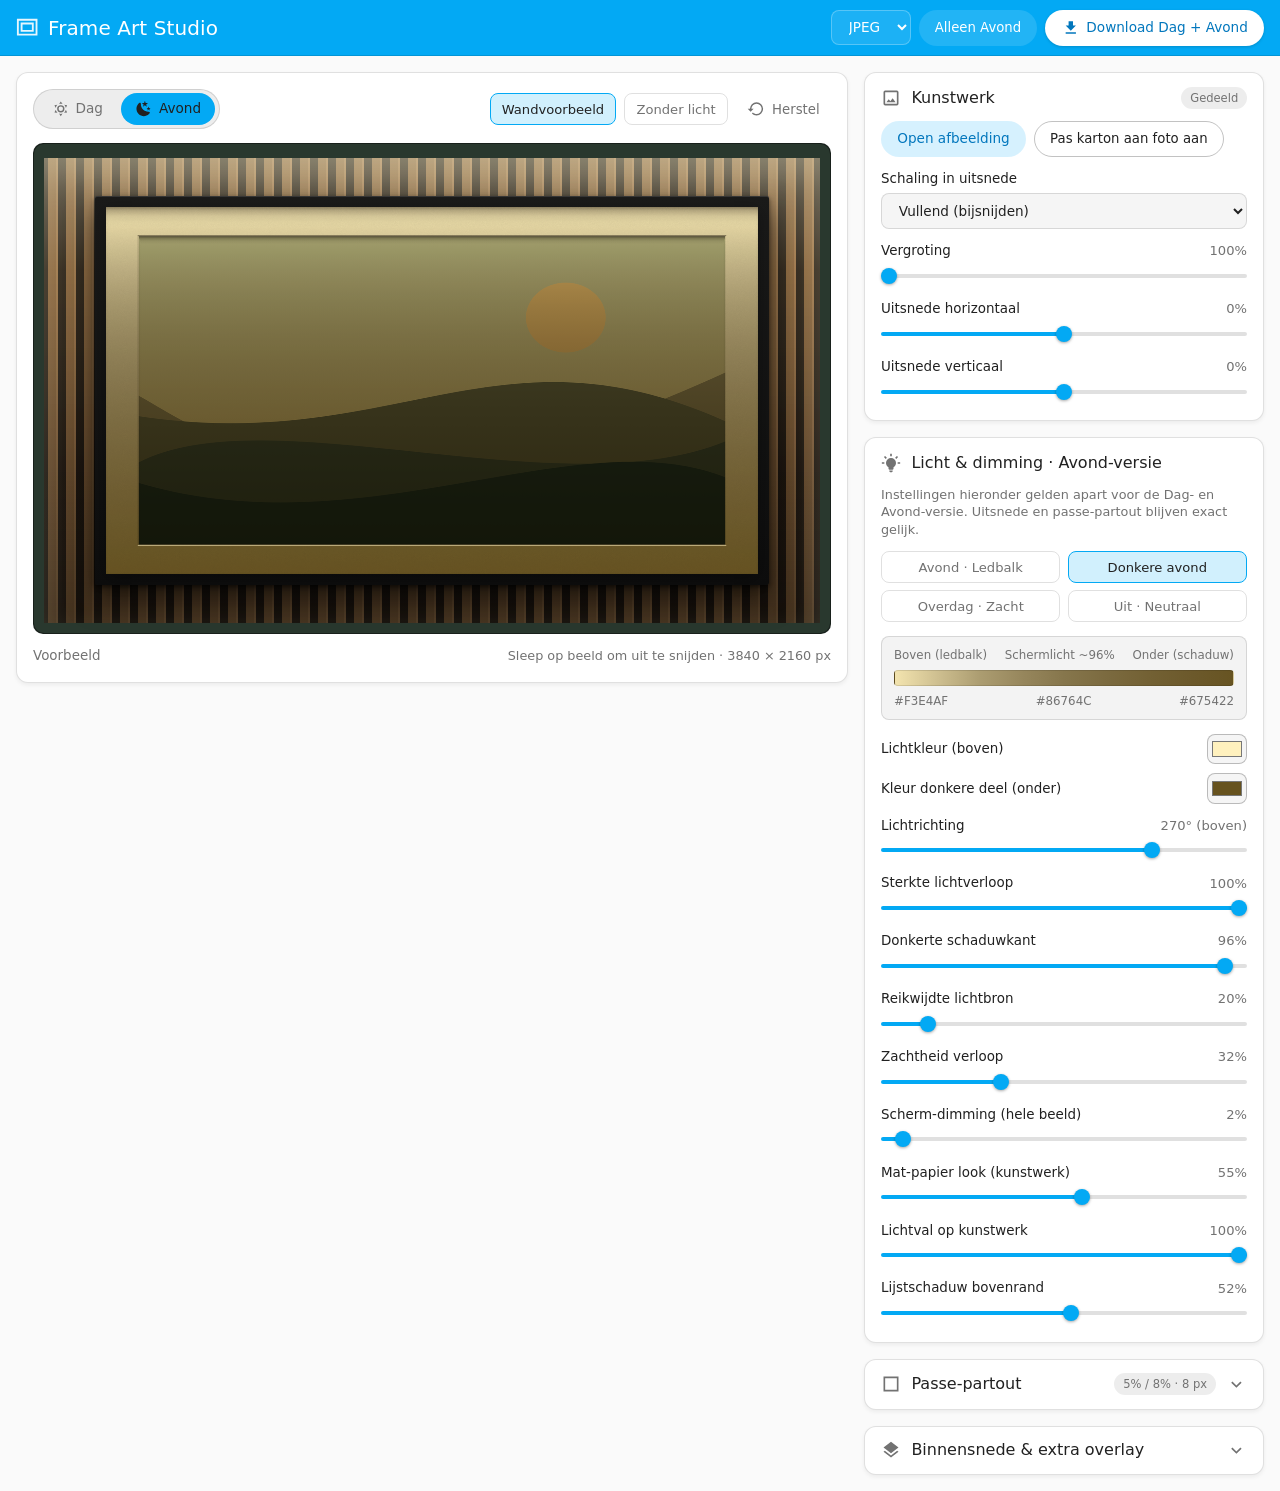
<file: index.html>
<!doctype html>
<html lang="nl">
<head>
  <meta charset="utf-8">
  <meta name="viewport" content="width=device-width, initial-scale=1">
  <meta name="color-scheme" content="light dark">
  <title>Frame Art Studio</title>
  <script>
    (function () {
      var params = new URLSearchParams(location.search);
      var t = params.get('theme');
      if (t === 'dark' || t === 'light') {
        document.documentElement.dataset.haTheme = t;
        document.documentElement.style.colorScheme = t;
      }
      if (params.has('ha') || location.pathname.startsWith('/frame_art_studio_static')) {
        document.documentElement.classList.add('is-ha-mode');
      }
      if (params.get('narrow') === '1') {
        document.documentElement.dataset.haNarrow = 'true';
      }
    })();
  </script>
  <link rel="stylesheet" href="style.css?v=1.1.0">
  <script src="app.js?v=1.1.0" defer></script>
</head>
<body>
  <header class="ha-toolbar">
    <div class="toolbar-start">
      <button id="haMenuBtn" type="button" class="ha-icon-btn" aria-label="Open Home Assistant menu" hidden>
        <svg viewBox="0 0 24 24" aria-hidden="true"><path d="M3,6H21V8H3V6M3,11H21V13H3V11M3,16H21V18H3V16Z"/></svg>
      </button>
      <div class="brand">
        <svg class="brand-icon" viewBox="0 0 24 24" aria-hidden="true"><path d="M1,3H23V21H1V3M3,5V19H21V5H3M5,7H19V17H5V7M7,9V15H17V9H7Z"/></svg>
        <h1>Frame Art Studio</h1>
      </div>
    </div>

    <div class="export toolbar-actions">
      <label class="sr-only" for="format">Bestandstype</label>
      <select id="format" aria-label="Bestandstype voor export" title="Bestandstype">
        <option value="JPEG">JPEG</option>
        <option value="PNG">PNG</option>
      </select>
      <button id="saveSingle" type="button" class="ha-btn ha-btn-tonal quiet">Alleen Avond</button>
      <button id="save" type="button" class="ha-btn ha-btn-primary" aria-label="Download Dag + Avond (4K)" title="Download Dag + Avond (4K)">
        <svg class="btn-icon" viewBox="0 0 24 24" aria-hidden="true"><path d="M5,20H19V18H5M19,9H15V3H9V9H5L12,16L19,9Z"/></svg>
        <span>Download Dag + Avond</span>
      </button>
    </div>
  </header>

  <main>
    <div class="workspace">
      <section class="ha-card preview-card" aria-label="Voorvertoning">
        <div class="workspace-bar">
          <div class="profile-switch" role="group" aria-label="Bewerk lichtversie">
            <button type="button" class="profile-btn" data-profile="day" aria-pressed="false">
              <svg class="btn-icon" viewBox="0 0 24 24" aria-hidden="true"><path d="M12,7A5,5 0 0,1 17,12A5,5 0 0,1 12,17A5,5 0 0,1 7,12A5,5 0 0,1 12,7M12,9A3,3 0 0,0 9,12A3,3 0 0,0 12,15A3,3 0 0,0 15,12A3,3 0 0,0 12,9M12,2L14.39,5.42C13.65,5.15 12.84,5 12,5C11.16,5 10.35,5.15 9.61,5.42L12,2M3.34,7L7.5,6.65C6.9,7.16 6.36,7.78 5.94,8.5C5.5,9.24 5.25,10 5.11,10.79L3.34,7M3.36,17L5.12,13.23C5.26,14 5.53,14.78 5.95,15.5C6.37,16.24 6.91,16.86 7.5,17.37L3.36,17M20.65,7L18.88,10.77C18.74,10 18.47,9.23 18.05,8.5C17.63,7.78 17.1,7.15 16.5,6.64L20.65,7M20.64,17L16.5,17.36C17.09,16.85 17.62,16.22 18.04,15.5C18.46,14.77 18.73,14 18.87,13.21L20.64,17M12,22L9.59,18.56C10.33,18.83 11.14,19 12,19C12.82,19 13.63,18.83 14.37,18.56L12,22Z"/></svg>
              <span>Dag</span>
            </button>
            <button type="button" class="profile-btn" data-profile="evening" aria-pressed="true">
              <svg class="btn-icon" viewBox="0 0 24 24" aria-hidden="true"><path d="M17.75,4.09L15.22,6.03L16.13,9.09L13.5,7.28L10.87,9.09L11.78,6.03L9.25,4.09L12.44,4L13.5,1L14.56,4L17.75,4.09M21.25,11L19.61,12.25L20.2,14.23L18.5,13.06L16.8,14.23L17.39,12.25L15.75,11L17.81,10.95L18.5,9L19.19,10.95L21.25,11M18.97,15.95C19.8,15.87 20.69,17.05 20.16,17.8C19.84,18.25 19.5,18.67 19.08,19.07C15.17,23 8.84,23 4.94,19.07C1.03,15.17 1.03,8.83 4.94,4.93C5.34,4.53 5.76,4.17 6.21,3.85C6.96,3.32 8.14,4.21 8.06,5.04C7.79,7.9 8.75,10.87 10.95,13.06C13.14,15.26 16.1,16.22 18.97,15.95Z"/></svg>
              <span>Avond</span>
            </button>
          </div>

          <div class="workspace-toggles">
            <button type="button" id="wallPreview" class="ha-chip toggle" aria-pressed="true">Wandvoorbeeld</button>
            <button type="button" id="compareOriginal" class="ha-chip toggle" aria-pressed="false">Zonder licht</button>
            <button type="button" id="resetAll" class="ha-btn ha-btn-text quiet" title="Herstel standaardinstellingen">
              <svg class="btn-icon" viewBox="0 0 24 24" aria-hidden="true"><path d="M13,3A9,9 0 0,0 4,12H1L4.89,15.89L4.96,16.03L9,12H6A7,7 0 0,1 13,5A7,7 0 0,1 20,12A7,7 0 0,1 13,19C11.07,19 9.32,18.21 8.06,16.94L6.64,18.36C8.27,20 10.5,21 13,21A9,9 0 0,0 22,12A9,9 0 0,0 13,3Z"/></svg>
              <span>Herstel</span>
            </button>
          </div>
        </div>

        <div class="stage" id="stage" data-wall="true" data-scene="evening">
          <div class="wall-alcove">
            <div class="tv-bezel">
              <canvas id="preview" width="1920" height="1080" aria-label="Voorvertoning van het kunstwerk met passe-partout en lichtsimulatie"></canvas>
            </div>
          </div>
          <div class="drop-hint" id="dropHint" aria-hidden="true">Laat los om afbeelding te openen</div>
        </div>

        <div class="caption">
          <span id="artName">Voorbeeld</span>
          <span class="caption-meta">Sleep op beeld om uit te snijden · 3840 × 2160 px</span>
        </div>
        <p id="localLibrary" hidden>Open de <a href="http://127.0.0.1:8765/">lokale editor</a> om de projectbestanden direct te kiezen.</p>
        <p id="status" class="ha-status" role="status"></p>
      </section>
    </div>

    <aside aria-label="Instellingen">
      <section id="tvControls" class="ha-card tv-card-panel" hidden>
        <div class="ha-card-header">
          <svg class="card-icon" viewBox="0 0 24 24" aria-hidden="true"><path d="M21,17H3V5H21M21,3H3A2,2 0 0,0 1,5V17A2,2 0 0,0 3,19H8V21H16V19H21A2,2 0 0,0 23,17V5A2,2 0 0,0 21,3Z"/></svg>
          <h2>Samsung The Frame</h2>
        </div>
        <div class="ha-card-content">
          <form id="tvForm" class="controls">
            <div id="tvAddressField" class="select-row">
              <label for="tvAddress">Lokaal IP-adres van de tv</label>
              <input id="tvAddress" type="text" inputmode="decimal" value="192.168.1.92" required>
            </div>
            <div id="tvSelectField" class="select-row" hidden>
              <label for="tvSelect">Home Assistant tv</label>
              <select id="tvSelect"></select>
            </div>
            <label class="switch-row" for="tvReplacePrevious">
              <span>Vervang vorige upload(s) op tv</span>
              <input id="tvReplacePrevious" type="checkbox" role="switch" class="ha-switch" checked>
            </label>
            <div class="tv-actions">
              <button id="sendTvBoth" type="submit" class="ha-btn ha-btn-primary">
                <svg class="btn-icon" viewBox="0 0 24 24" aria-hidden="true"><path d="M9,16V10H5L12,3L19,10H15V16H9M5,20V18H19V20H5Z"/></svg>
                <span>Stuur Dag + Avond naar tv</span>
              </button>
              <button id="sendTvSingle" type="button" class="ha-btn ha-btn-tonal quiet">Alleen Avond</button>
            </div>
          </form>
          <div id="tvSlotsCard" class="tv-slots" hidden>
            <p class="tv-slots-title">Gekoppelde content_id's (automatisering)</p>
            <div id="tvSlotsList" class="tv-slots-list"></div>
          </div>
          <div class="asset">
            <button id="openTvGallery" type="button" class="ha-btn ha-btn-outlined quiet">
              <svg class="btn-icon" viewBox="0 0 24 24" aria-hidden="true"><path d="M22,16V4A2,2 0 0,0 20,2H8A2,2 0 0,0 6,4V16A2,2 0 0,0 8,18H20A2,2 0 0,0 22,16M20,16H8V4H20V16M16,6L12.5,10.5L10.5,8L7,12.5H19L16,6M2,6V20A2,2 0 0,0 4,22H18V20H4V6H2Z"/></svg>
              <span>Beheer Mijn foto's op tv</span>
            </button>
          </div>
          <p id="tvStatus" class="filename" role="status"></p>
        </div>
      </section>

      <section class="ha-card">
        <div class="ha-card-header">
          <svg class="card-icon" viewBox="0 0 24 24" aria-hidden="true"><path d="M19,19H5V5H19M19,3H5A2,2 0 0,0 3,5V19A2,2 0 0,0 5,21H19A2,2 0 0,0 21,19V5A2,2 0 0,0 19,3M13.96,12.29L11.21,15.83L9.25,13.47L6.5,17H17.5L13.96,12.29Z"/></svg>
          <h2>Kunstwerk</h2>
          <span class="ha-card-badge">Gedeeld</span>
        </div>
        <div class="ha-card-content">
          <div class="asset">
            <label class="file ha-btn ha-btn-tonal" for="art">Open afbeelding<input id="art" type="file" accept="image/*"></label>
            <button type="button" id="autoMat" class="ha-btn ha-btn-outlined quiet">Pas karton aan foto aan</button>
          </div>
          <div class="controls">
            <div class="select-row">
              <label for="fitMode">Schaling in uitsnede</label>
              <select id="fitMode">
                <option value="cover">Vullend (bijsnijden)</option>
                <option value="contain">Passend (volledig beeld)</option>
              </select>
            </div>
          </div>
          <div class="controls" id="artControls"></div>
        </div>
      </section>

      <section class="ha-card">
        <div class="ha-card-header">
          <svg class="card-icon" viewBox="0 0 24 24" aria-hidden="true"><path d="M12,6A6,6 0 0,1 18,12C18,14.22 16.79,16.16 15,17.2V19A1,1 0 0,1 14,20H10A1,1 0 0,1 9,19V17.2C7.21,16.16 6,14.22 6,12A6,6 0 0,1 12,6M14,21V22A1,1 0 0,1 13,23H11A1,1 0 0,1 10,22V21H14M20,11H23V13H20V11M1,11H4V13H1V11M13,1V4H11V1H13M4.92,3.5L7.05,5.64L5.63,7.05L3.5,4.93L4.92,3.5M16.95,5.63L19.07,3.5L20.5,4.93L18.37,7.05L16.95,5.63Z"/></svg>
          <h2 id="lightLegend">Licht &amp; dimming · Avond-versie</h2>
        </div>
        <div class="ha-card-content">
          <p class="fieldset-note" id="profileNote">Instellingen hieronder gelden apart voor de Dag- en Avond-versie. Uitsnede en passe-partout blijven exact gelijk.</p>

          <div class="preset-grid" role="group" aria-label="Lichtpresets voor actieve versie">
            <button type="button" class="ha-chip preset" data-preset="evening" aria-pressed="false">Avond · Ledbalk</button>
            <button type="button" class="ha-chip preset" data-preset="darkRoom" aria-pressed="true">Donkere avond</button>
            <button type="button" class="ha-chip preset" data-preset="daylight" aria-pressed="false">Overdag · Zacht</button>
            <button type="button" class="ha-chip preset" data-preset="neutral" aria-pressed="false">Uit · Neutraal</button>
          </div>

          <div class="ramp-card">
            <div class="ramp-labels">
              <span id="rampStartLabel">Boven (ledbalk)</span>
              <span id="dimSummary">Schermlicht ~46%</span>
              <span id="rampEndLabel">Onder (schaduw)</span>
            </div>
            <div class="light-ramp" id="lightRamp" aria-hidden="true"></div>
            <div class="ramp-hex" id="rampHex"></div>
          </div>

          <div class="color-pair">
            <div class="color">
              <label for="ledColor" id="ledColorLabel">Lichtkleur (boven)</label>
              <input id="ledColor" type="color" value="#fff1be">
            </div>
            <div class="color">
              <label for="shadowColor" id="shadowColorLabel">Kleur donkere deel (onder)</label>
              <input id="shadowColor" type="color" value="#66521e">
            </div>
          </div>
          <div class="controls" id="ledControls"></div>
        </div>
      </section>

      <details class="ha-card ha-expander">
        <summary class="ha-card-header">
          <svg class="card-icon" viewBox="0 0 24 24" aria-hidden="true"><path d="M3,3V21H21V3H3M5,5H19V19H5V5Z"/></svg>
          <span class="expander-title">Passe-partout</span>
          <span id="matSummary" class="ha-card-badge">Gedeeld</span>
          <svg class="chevron-icon" viewBox="0 0 24 24" aria-hidden="true"><path d="M7.41,8.58L12,13.17L16.59,8.58L18,10L12,16L6,10L7.41,8.58Z"/></svg>
        </summary>
        <div class="ha-card-content">
          <div class="color">
            <label for="matColor">Kartonkleur</label>
            <input id="matColor" type="color" value="#f8f6f0">
          </div>
          <div class="controls" id="matControls"></div>
          <div class="asset">
            <label class="file ha-btn ha-btn-outlined" for="textureFolder">Kies textuurmap<input id="textureFolder" type="file" webkitdirectory></label>
          </div>
          <div class="controls" id="textureLibrary" hidden>
            <label for="texturePreset">Papiertextuur uit map</label>
            <select id="texturePreset"></select>
          </div>
          <div class="asset">
            <label class="file ha-btn ha-btn-outlined" for="texture">Open kartontextuur<input id="texture" type="file" accept="image/*"></label>
            <button type="button" id="clearTexture" class="ha-btn ha-btn-text quiet" aria-label="Verwijder kartontextuur" hidden>Verwijder</button>
          </div>
          <p id="textureName" class="filename">Ingebouwde papierkorrel</p>
          <div class="controls" id="textureControls"></div>
        </div>
      </details>

      <details class="ha-card ha-expander">
        <summary class="ha-card-header">
          <svg class="card-icon" viewBox="0 0 24 24" aria-hidden="true"><path d="M12,16L19.36,10.27L21,9L12,2L3,9L4.63,10.27M12,18.54L4.62,12.81L3,14.07L12,21.07L21,14.07L19.37,12.8L12,18.54Z"/></svg>
          <span class="expander-title">Binnensnede &amp; extra overlay</span>
          <svg class="chevron-icon" viewBox="0 0 24 24" aria-hidden="true"><path d="M7.41,8.58L12,13.17L16.59,8.58L18,10L12,16L6,10L7.41,8.58Z"/></svg>
        </summary>
        <div class="ha-card-content">
          <div class="controls" id="lightControls"></div>
          <div class="asset">
            <label class="file ha-btn ha-btn-outlined" for="shadowFolder">Kies overlaymap<input id="shadowFolder" type="file" webkitdirectory></label>
          </div>
          <div class="controls" id="shadowLibrary" hidden>
            <label for="shadowPreset">Extra schaduwoverlay</label>
            <select id="shadowPreset"></select>
          </div>
          <div class="asset">
            <label class="file ha-btn ha-btn-outlined" for="shadow">Open schaduwoverlay<input id="shadow" type="file" accept="image/*"></label>
            <button type="button" id="clearShadow" class="ha-btn ha-btn-text quiet" aria-label="Verwijder schaduwoverlay" hidden>Verwijder</button>
          </div>
          <p id="shadowName" class="filename">Geen extra overlay</p>
          <div class="controls" id="shadowControls"></div>
        </div>
      </details>
    </aside>
  </main>

  <dialog id="tvGalleryDialog" closedby="any" aria-labelledby="tvGalleryTitle">
    <div class="dialog-header">
      <div class="dialog-title-wrap">
        <h2 id="tvGalleryTitle">Mijn foto's op Samsung The Frame</h2>
        <p id="tvGalleryStatus" class="dialog-subtitle" role="status">Klaar om lijst op te halen.</p>
      </div>
      <div class="dialog-header-actions">
        <button id="refreshTvGallery" type="button" class="ha-icon-btn" aria-label="Vernieuw lijst" title="Vernieuw">
          <svg viewBox="0 0 24 24" aria-hidden="true"><path d="M17.65,6.35C16.2,4.9 14.21,4 12,4A8,8 0 0,0 4,12A8,8 0 0,0 12,20C15.73,20 18.84,17.45 19.73,14H17.65C16.83,16.33 14.61,18 12,18A6,6 0 0,1 6,12A6,6 0 0,1 12,6C13.66,6 15.14,6.69 16.22,7.78L13,11H20V4L17.65,6.35Z"/></svg>
        </button>
        <form method="dialog">
          <button type="submit" class="ha-icon-btn" aria-label="Sluiten" title="Sluiten" autofocus>
            <svg viewBox="0 0 24 24" aria-hidden="true"><path d="M19,6.41L17.59,5L12,10.59L6.41,5L5,6.41L10.59,12L5,17.59L6.41,19L12,13.41L17.59,19L19,17.59L13.41,12L19,6.41Z"/></svg>
          </button>
        </form>
      </div>
    </div>

    <div class="dialog-toolbar">
      <div class="dialog-toolbar-group">
        <button id="selectOldTvArt" type="button" class="ha-btn ha-btn-outlined quiet">Selecteer oude</button>
        <button id="clearTvSelection" type="button" class="ha-btn ha-btn-text quiet">Deselecteer alles</button>
      </div>
      <button id="deleteSelectedTvArt" type="button" class="ha-btn danger" disabled>Verwijder geselecteerde (0)</button>
    </div>

    <div id="tvGalleryBody" class="dialog-body">
      <div id="tvGalleryGrid" class="tv-grid"></div>
    </div>
  </dialog>
</body>
</html>
</file>
<file: style.css>
@layer reset, base, theme, components, utilities;

@layer theme {
  :root {
    color-scheme: light dark;

    /* Default Home Assistant Dark fallback tokens (overridden live by panel.js in HA) */
    --_ha-bg-light: #fafafa;
    --_ha-bg-dark: #111111;
    --_ha-surface-light: #ffffff;
    --_ha-surface-dark: #1c1c1c;
    --_ha-secondary-bg-light: #e5e5e5;
    --_ha-secondary-bg-dark: #282828;
    --_ha-header-bg-light: #03a9f4;
    --_ha-header-bg-dark: #101e24;
    --_ha-header-fg-light: #ffffff;
    --_ha-header-fg-dark: #e1e1e1;
    --_ha-text-light: #212121;
    --_ha-text-dark: #e1e1e1;
    --_ha-muted-light: #727272;
    --_ha-muted-dark: #9b9b9b;
    --_ha-divider-light: rgba(0, 0, 0, 0.12);
    --_ha-divider-dark: rgba(225, 225, 225, 0.12);
    --_ha-outline-light: rgba(0, 0, 0, 0.24);
    --_ha-outline-dark: rgba(225, 225, 225, 0.22);
    --_ha-input-bg-light: rgba(0, 0, 0, 0.04);
    --_ha-input-bg-dark: rgba(255, 255, 255, 0.06);
    --_ha-stage-light: #efefef;
    --_ha-stage-dark: #0c0c0c;
    --_ha-switch-track-light: rgba(0, 0, 0, 0.26);
    --_ha-switch-track-dark: rgba(255, 255, 255, 0.26);

    /* Fallback resolution for browsers without light-dark() */
    --_fallback-bg: var(--_ha-bg-dark);
    --_fallback-surface: var(--_ha-surface-dark);
    --_fallback-secondary-bg: var(--_ha-secondary-bg-dark);
    --_fallback-header-bg: var(--_ha-header-bg-dark);
    --_fallback-header-fg: var(--_ha-header-fg-dark);
    --_fallback-text: var(--_ha-text-dark);
    --_fallback-muted: var(--_ha-muted-dark);
    --_fallback-divider: var(--_ha-divider-dark);
    --_fallback-outline: var(--_ha-outline-dark);
    --_fallback-input-bg: var(--_ha-input-bg-dark);
    --_fallback-stage: var(--_ha-stage-dark);
    --_fallback-switch-track: var(--_ha-switch-track-dark);
    --_fallback-card-shadow: none;

    /* Semantic UI tokens wired directly to live Home Assistant CSS variables */
    --font-sans: var(--ha-font-family-body, var(--paper-font-body1_-_font-family, Roboto, system-ui, -apple-system, BlinkMacSystemFont, "Segoe UI", sans-serif));
    --bg-page: var(--primary-background-color, var(--_fallback-bg));
    --bg-surface: var(--ha-card-background, var(--card-background-color, var(--_fallback-surface)));
    --bg-subtle: var(--secondary-background-color, var(--_fallback-secondary-bg));
    --bg-control: var(--input-fill-color, var(--_fallback-input-bg));
    --bg-stage: var(--_fallback-stage);

    --toolbar-bg: var(--app-header-background-color, var(--_fallback-header-bg));
    --toolbar-fg: var(--app-header-text-color, var(--_fallback-header-fg));
    --header-h: var(--header-height, 56px);

    --border-subtle: var(--ha-card-border-color, var(--divider-color, var(--_fallback-divider)));
    --border-strong: var(--outline-color, var(--input-outlined-idle-border-color, var(--_fallback-outline)));
    --card-radius: var(--ha-card-border-radius, 12px);
    --card-border-w: var(--ha-card-border-width, 1px);
    --card-shadow: var(--ha-card-box-shadow, var(--_fallback-card-shadow));

    --text-primary: var(--primary-text-color, var(--_fallback-text));
    --text-muted: var(--secondary-text-color, var(--_fallback-muted));
    --accent: var(--primary-color, var(--mdc-theme-primary, #03a9f4));
    --accent-hover: var(--dark-primary-color, color-mix(in oklab, var(--accent) 88%, black));
    --accent-text: var(--light-primary-color, var(--accent));
    --accent-ink: var(--text-primary-color, #ffffff);
    --focus-ring: var(--accent);

    --danger-color: var(--error-color, #db4437);
    --success-color-ui: var(--success-color, #43a047);
    --warning-color-ui: var(--warning-color, #ffa600);

    --radius-sm: 8px;
    --radius-pill: 999px;
    --slider-track-size: 4px;
    --slider-thumb-size: 16px;
    --slider-track-color: var(--divider-color, var(--_fallback-divider));
    --slider-fill-color: var(--accent);
    --slider-thumb-color: var(--accent);

    --scrollbar-thumb: var(--scrollbar-thumb-color, var(--_fallback-outline));
    scrollbar-color: var(--scrollbar-thumb) transparent;
    accent-color: var(--accent);
  }

  @media (prefers-color-scheme: light) {
    :root:not([data-ha-theme="dark"]) {
      --_fallback-bg: var(--_ha-bg-light);
      --_fallback-surface: var(--_ha-surface-light);
      --_fallback-secondary-bg: var(--_ha-secondary-bg-light);
      --_fallback-header-bg: var(--_ha-header-bg-light);
      --_fallback-header-fg: var(--_ha-header-fg-light);
      --_fallback-text: var(--_ha-text-light);
      --_fallback-muted: var(--_ha-muted-light);
      --_fallback-divider: var(--_ha-divider-light);
      --_fallback-outline: var(--_ha-outline-light);
      --_fallback-input-bg: var(--_ha-input-bg-light);
      --_fallback-stage: var(--_ha-stage-light);
      --_fallback-switch-track: var(--_ha-switch-track-light);
      --_fallback-card-shadow: 0 2px 4px rgba(0, 0, 0, 0.06);
      --accent-text: var(--dark-primary-color, #0277bd);
    }
  }

  :root[data-ha-theme="light"] {
    color-scheme: light;
    --_fallback-bg: var(--_ha-bg-light);
    --_fallback-surface: var(--_ha-surface-light);
    --_fallback-secondary-bg: var(--_ha-secondary-bg-light);
    --_fallback-header-bg: var(--_ha-header-bg-light);
    --_fallback-header-fg: var(--_ha-header-fg-light);
    --_fallback-text: var(--_ha-text-light);
    --_fallback-muted: var(--_ha-muted-light);
    --_fallback-divider: var(--_ha-divider-light);
    --_fallback-outline: var(--_ha-outline-light);
    --_fallback-input-bg: var(--_ha-input-bg-light);
    --_fallback-stage: var(--_ha-stage-light);
    --_fallback-switch-track: var(--_ha-switch-track-light);
    --_fallback-card-shadow: 0 2px 4px rgba(0, 0, 0, 0.06);
    --accent-text: var(--dark-primary-color, #0277bd);
  }

  :root[data-ha-theme="dark"] {
    color-scheme: dark;
  }

  @supports (color: light-dark(white, black)) {
    :root {
      --_fallback-bg: light-dark(var(--_ha-bg-light), var(--_ha-bg-dark));
      --_fallback-surface: light-dark(var(--_ha-surface-light), var(--_ha-surface-dark));
      --_fallback-secondary-bg: light-dark(var(--_ha-secondary-bg-light), var(--_ha-secondary-bg-dark));
      --_fallback-header-bg: light-dark(var(--_ha-header-bg-light), var(--_ha-header-bg-dark));
      --_fallback-header-fg: light-dark(var(--_ha-header-fg-light), var(--_ha-header-fg-dark));
      --_fallback-text: light-dark(var(--_ha-text-light), var(--_ha-text-dark));
      --_fallback-muted: light-dark(var(--_ha-muted-light), var(--_ha-muted-dark));
      --_fallback-divider: light-dark(var(--_ha-divider-light), var(--_ha-divider-dark));
      --_fallback-outline: light-dark(var(--_ha-outline-light), var(--_ha-outline-dark));
      --_fallback-input-bg: light-dark(var(--_ha-input-bg-light), var(--_ha-input-bg-dark));
      --_fallback-stage: light-dark(var(--_ha-stage-light), var(--_ha-stage-dark));
      --_fallback-switch-track: light-dark(var(--_ha-switch-track-light), var(--_ha-switch-track-dark));
    }
  }
}

@layer reset {
  *,
  *::before,
  *::after {
    box-sizing: border-box;
  }

  body {
    margin: 0;
  }
}

@layer base {
  html {
    font-family: var(--font-sans);
    background: var(--bg-page);
    color: var(--text-primary);
    -webkit-font-smoothing: antialiased;
  }

  body {
    min-block-size: 100dvh;
    background: var(--bg-page);
    color: var(--text-primary);
    font-size: 0.875rem;
    line-height: 1.45;
  }

  h1,
  h2 {
    margin: 0;
    font-weight: 500;
  }

  a {
    color: var(--accent);
  }

  :where(a, button, select, input, summary):focus-visible {
    outline: 2px solid var(--focus-ring);
    outline-offset: 2px;
  }
}

@layer components {
  .sr-only {
    position: absolute;
    inline-size: 1px;
    block-size: 1px;
    padding: 0;
    margin: -1px;
    overflow: hidden;
    clip-path: inset(50%);
    white-space: nowrap;
    border: 0;
  }

  /* Home Assistant 56px Top App Bar */
  .ha-toolbar {
    position: sticky;
    inset-block-start: 0;
    z-index: 10;
    display: flex;
    flex-wrap: wrap;
    align-items: center;
    justify-content: space-between;
    gap: 0.75rem;
    min-block-size: calc(var(--header-h) + env(safe-area-inset-top, 0px));
    padding-block: env(safe-area-inset-top, 0px) 0;
    padding-inline: 1rem;
    background: var(--toolbar-bg);
    color: var(--toolbar-fg);
    border-block-end: 1px solid var(--border-subtle);
  }

  .toolbar-start {
    display: flex;
    align-items: center;
    gap: 0.5rem;
    min-inline-size: 0;
    padding-block: 0.35rem;
  }

  .brand {
    display: flex;
    align-items: center;
    gap: 0.6rem;
    min-inline-size: 0;
  }

  .brand-icon {
    inline-size: 1.4rem;
    block-size: 1.4rem;
    fill: currentColor;
    opacity: 0.9;
    flex-shrink: 0;
  }

  .ha-toolbar h1 {
    font-size: 1.25rem;
    font-weight: 400;
    line-height: 1.2;
    letter-spacing: 0.005em;
    white-space: nowrap;
    overflow: hidden;
    text-overflow: ellipsis;
  }

  .toolbar-actions {
    padding-block: 0.4rem;
  }

  .ha-toolbar select {
    background: color-mix(in srgb, var(--toolbar-fg) 10%, transparent);
    color: var(--toolbar-fg);
    border-color: color-mix(in srgb, var(--toolbar-fg) 26%, transparent);
    min-block-size: 2.15rem;
    padding-block: 0.25rem;
  }

  .ha-toolbar select option {
    background: var(--bg-surface);
    color: var(--text-primary);
  }

  .ha-toolbar .ha-btn-tonal {
    background: color-mix(in srgb, var(--toolbar-fg) 12%, transparent);
    color: var(--toolbar-fg);
    border-color: transparent;
  }

  .ha-toolbar .ha-btn-tonal:hover:not(:disabled) {
    background: color-mix(in srgb, var(--toolbar-fg) 20%, transparent);
  }

  /* Ensure primary download button stands out against HA Light Mode blue app bar */
  :root[data-ha-theme="light"] .ha-toolbar #save {
    background: #ffffff;
    color: var(--dark-primary-color, #0277bd);
    box-shadow: 0 1px 3px rgba(0, 0, 0, 0.16);
  }

  :root[data-ha-theme="light"] .ha-toolbar #save:hover:not(:disabled) {
    background: #f2f8fc;
  }

  @media (prefers-color-scheme: light) {
    :root:not([data-ha-theme="dark"]) .ha-toolbar #save {
      background: #ffffff;
      color: var(--dark-primary-color, #0277bd);
      box-shadow: 0 1px 3px rgba(0, 0, 0, 0.16);
    }
  }

  /* HA Icon Buttons */
  .ha-icon-btn {
    display: inline-grid;
    place-items: center;
    inline-size: 2.5rem;
    block-size: 2.5rem;
    min-block-size: 2.5rem;
    padding: 0;
    border: 0;
    border-radius: 50%;
    background: transparent;
    color: inherit;
    cursor: pointer;
    transition: background-color 140ms ease;
  }

  .ha-icon-btn svg {
    inline-size: 1.4rem;
    block-size: 1.4rem;
    fill: currentColor;
  }

  .ha-icon-btn:hover:not(:disabled) {
    background: color-mix(in srgb, currentColor 12%, transparent);
  }

  .btn-icon {
    inline-size: 1.1rem;
    block-size: 1.1rem;
    fill: currentColor;
    flex-shrink: 0;
  }

  /* Layout Container */
  main {
    margin-inline: auto;
    max-inline-size: 1680px;
    padding: 1rem;
    display: grid;
    grid-template-columns: minmax(0, 1fr) minmax(20rem, 25rem);
    gap: 1rem;
    align-items: start;
  }

  .workspace {
    position: sticky;
    inset-block-start: calc(var(--header-h) + 1rem);
    min-inline-size: 0;
  }

  aside {
    display: flex;
    flex-direction: column;
    gap: 1rem;
    min-inline-size: 0;
  }

  /* In Home Assistant mode keep TV card first; locally keep Kunstwerk first */
  html:not(.is-ha-mode) .tv-card-panel {
    order: 10;
  }

  /* Native Home Assistant Card */
  .ha-card {
    background: var(--bg-surface);
    border: var(--card-border-w) solid var(--border-subtle);
    border-radius: var(--card-radius);
    box-shadow: var(--card-shadow);
    min-inline-size: 0;
    overflow: hidden;
  }

  .preview-card {
    padding: 1rem;
  }

  .ha-card-header {
    display: flex;
    align-items: center;
    gap: 0.65rem;
    padding: 0.9rem 1rem 0.75rem;
    color: var(--text-primary);
  }

  .ha-card-header h2,
  .expander-title {
    font-size: 1rem;
    font-weight: 500;
    line-height: 1.3;
    flex: 1 1 auto;
    min-inline-size: 0;
  }

  .card-icon {
    inline-size: 1.25rem;
    block-size: 1.25rem;
    fill: var(--text-muted);
    flex-shrink: 0;
  }

  .ha-card-badge {
    font-size: 0.72rem;
    font-weight: 500;
    padding: 0.15rem 0.55rem;
    border-radius: var(--radius-pill);
    background: color-mix(in srgb, var(--text-primary) 8%, transparent);
    color: var(--text-muted);
    white-space: nowrap;
  }

  .ha-card-content {
    padding: 0 1rem 1rem;
  }

  /* Expandable HA Cards (<details>) */
  .ha-expander > summary {
    list-style: none;
    cursor: pointer;
    user-select: none;
    padding-block: 0.85rem;
    transition: background-color 140ms ease;
  }

  .ha-expander > summary::-webkit-details-marker {
    display: none;
  }

  .ha-expander > summary:hover {
    background: color-mix(in srgb, var(--text-primary) 5%, transparent);
  }

  .ha-expander[open] > summary {
    border-block-end: 1px solid var(--border-subtle);
    margin-block-end: 0.85rem;
  }

  .chevron-icon {
    inline-size: 1.3rem;
    block-size: 1.3rem;
    fill: var(--text-muted);
    transition: transform 180ms ease;
    flex-shrink: 0;
  }

  .ha-expander[open] .chevron-icon {
    transform: rotate(180deg);
  }

  /* Flex groups */
  .export,
  .asset,
  .color,
  .caption,
  .range-label,
  .workspace-bar,
  .workspace-toggles,
  .profile-switch,
  .tv-actions {
    display: flex;
    align-items: center;
    gap: 0.5rem;
  }

  .export,
  .workspace-bar,
  .workspace-toggles,
  .tv-actions {
    flex-wrap: wrap;
  }

  .workspace-bar {
    justify-content: space-between;
    margin-block-end: 0.85rem;
  }

  /* Segmented Dag / Avond Control */
  .profile-switch {
    gap: 0.2rem;
    padding: 0.2rem;
    background: color-mix(in srgb, var(--text-primary) 6%, var(--bg-page));
    border: 1px solid var(--border-subtle);
    border-radius: var(--radius-pill);
  }

  .profile-btn {
    display: inline-flex;
    align-items: center;
    gap: 0.4rem;
    border: 0;
    border-radius: var(--radius-pill);
    background: transparent;
    color: var(--text-muted);
    min-block-size: 2rem;
    padding-block: 0.3rem;
    padding-inline: 0.9rem;
    font: inherit;
    font-size: 0.85rem;
    font-weight: 500;
    cursor: pointer;
    transition: background-color 140ms ease, color 140ms ease;
  }

  .profile-btn:hover:not(:disabled):not([aria-pressed="true"]) {
    color: var(--text-primary);
    background: color-mix(in srgb, var(--text-primary) 8%, transparent);
  }

  .profile-btn[aria-pressed="true"] {
    background: var(--accent);
    color: var(--accent-ink);
  }

  /* HA Buttons & Chips */
  button,
  select,
  .file {
    font: inherit;
    font-size: 0.85rem;
    font-weight: 500;
    min-block-size: 2.25rem;
    border: 1px solid var(--border-strong);
    border-radius: var(--radius-sm);
    background: var(--bg-control);
    color: var(--text-primary);
    padding-block: 0.35rem;
    padding-inline: 0.8rem;
    cursor: pointer;
    transition: border-color 140ms ease, background-color 140ms ease, color 140ms ease;
  }

  .ha-btn {
    display: inline-flex;
    align-items: center;
    justify-content: center;
    gap: 0.45rem;
    border-radius: var(--radius-pill);
    padding-inline: 0.95rem;
  }

  .ha-btn-primary,
  #save,
  #sendTvBoth {
    background: var(--accent);
    color: var(--accent-ink);
    border-color: transparent;
    font-weight: 500;
  }

  /* Dynamic readable text contrast on custom HA themes */
  @supports (color: color(from red xyz-d65 1 1 1)) {
    .ha-btn-primary,
    #save,
    #sendTvBoth,
    .profile-btn[aria-pressed="true"],
    .tv-badge.is-accent {
      --_wcag-y: max(0, sign(0.17913 - y));
      color: color(from var(--accent) xyz-d65 calc(var(--_wcag-y) * 0.9505) var(--_wcag-y) calc(var(--_wcag-y) * 1.089));
    }
  }

  @supports (color: contrast-color(red)) {
    .ha-btn-primary,
    #save,
    #sendTvBoth,
    .profile-btn[aria-pressed="true"],
    .tv-badge.is-accent {
      color: contrast-color(var(--accent));
    }
  }

  .ha-btn-primary:hover:not(:disabled),
  #save:hover:not(:disabled),
  #sendTvBoth:hover:not(:disabled) {
    background: var(--accent-hover);
    border-color: transparent;
  }

  .ha-btn-tonal {
    background: color-mix(in srgb, var(--accent) 16%, transparent);
    color: var(--accent-text);
    border-color: transparent;
  }

  .ha-btn-tonal:hover:not(:disabled) {
    background: color-mix(in srgb, var(--accent) 24%, transparent);
    border-color: transparent;
  }

  .ha-btn-outlined {
    background: transparent;
    border-color: var(--border-strong);
    color: var(--text-primary);
  }

  .ha-btn-outlined:hover:not(:disabled) {
    background: color-mix(in srgb, var(--text-primary) 7%, transparent);
    border-color: var(--text-muted);
  }

  .ha-btn-text {
    background: transparent;
    border-color: transparent;
    color: var(--text-muted);
    padding-inline: 0.65rem;
  }

  .ha-btn-text:hover:not(:disabled) {
    color: var(--text-primary);
    background: color-mix(in srgb, var(--text-primary) 8%, transparent);
    border-color: transparent;
  }

  .ha-chip {
    border-radius: var(--radius-sm);
    background: transparent;
    border: 1px solid var(--border-subtle);
    color: var(--text-muted);
    min-block-size: 2rem;
    padding-block: 0.25rem;
    padding-inline: 0.7rem;
    font-size: 0.82rem;
  }

  .ha-chip:hover:not(:disabled) {
    color: var(--text-primary);
    background: color-mix(in srgb, var(--text-primary) 6%, transparent);
    border-color: var(--border-strong);
  }

  .toggle[aria-pressed="true"],
  .preset[aria-pressed="true"] {
    background: color-mix(in srgb, var(--accent) 18%, transparent);
    border-color: var(--accent);
    color: var(--text-primary);
  }

  button:disabled,
  input:disabled,
  select:disabled {
    opacity: 0.48;
    cursor: not-allowed;
  }

  select {
    appearance: auto;
    font-weight: 400;
    background: var(--bg-control);
    border-color: var(--border-subtle);
  }

  select:hover:not(:disabled) {
    border-color: var(--border-strong);
  }

  .tv-actions {
    margin-block-start: 0.25rem;
  }

  .tv-actions #sendTvBoth {
    flex: 1 1 auto;
  }

  /* Preview Stage */
  .stage {
    position: relative;
    background: var(--bg-stage);
    border: 1px solid var(--border-subtle);
    border-radius: calc(var(--card-radius) - 2px);
    padding: clamp(0.6rem, 2vw, 1.4rem);
    overflow: hidden;
    transition: border-color 150ms ease;
  }

  .stage.is-dragover {
    border-color: var(--accent);
  }

  .drop-hint {
    position: absolute;
    inset: 0;
    display: grid;
    place-items: center;
    background: rgba(17, 17, 17, 0.82);
    color: var(--accent);
    font-weight: 500;
    font-size: 1rem;
    opacity: 0;
    pointer-events: none;
    transition: opacity 150ms ease;
  }

  .stage.is-dragover .drop-hint {
    opacity: 1;
  }

  .wall-alcove {
    position: relative;
    border-radius: 6px;
    transition: padding 180ms ease, background 180ms ease, box-shadow 180ms ease;
  }

  /* Simulated slat wall & cabinet alcove (visual preview only, never exported) */
  .stage[data-wall="true"] {
    padding: 0;
    background: #1b241f;
  }

  .stage[data-wall="true"] .wall-alcove {
    padding-block: clamp(1.2rem, 3vw, 2.5rem);
    padding-inline: clamp(1.3rem, 4vw, 3.5rem);
    border: 10px solid #29382e;
    border-block-start-width: 14px;
    border-radius: calc(var(--card-radius) - 2px);
    background-image:
      linear-gradient(
        to bottom,
        rgba(255, 244, 206, 0.36) 0%,
        rgba(232, 198, 134, 0.14) 24%,
        rgba(28, 19, 10, 0.34) 68%,
        rgba(16, 11, 6, 0.56) 100%
      ),
      repeating-linear-gradient(
        to right,
        #191410 0 4px,
        #7f5d39 4px 12px,
        #967048 12px 14px,
        #191410 14px 18px
      );
    box-shadow: inset 0 18px 34px rgba(255, 245, 210, 0.22);
  }

  .stage[data-wall="true"][data-scene="day"] .wall-alcove {
    border-color: #3a4f42;
    background-image:
      linear-gradient(
        to right,
        rgba(255, 253, 246, 0.34) 0%,
        rgba(255, 250, 238, 0.12) 44%,
        rgba(32, 26, 19, 0.2) 100%
      ),
      repeating-linear-gradient(
        to right,
        #2b221a 0 4px,
        #9c774d 4px 12px,
        #b38b5d 12px 14px,
        #2b221a 14px 18px
      );
    box-shadow: inset 18px 0 32px rgba(255, 252, 242, 0.22);
  }

  .tv-bezel {
    position: relative;
    border-radius: 2px;
    transition: padding 180ms ease, background-color 180ms ease, box-shadow 180ms ease;
  }

  .stage[data-wall="true"] .tv-bezel {
    padding: clamp(6px, 0.9vw, 11px);
    background: linear-gradient(180deg, #1b1b1a 0%, #0d0d0d 100%);
    box-shadow:
      0 14px 28px rgba(0, 0, 0, 0.62),
      0 2px 5px rgba(0, 0, 0, 0.55),
      inset 0 1px 0 rgba(255, 255, 255, 0.12);
  }

  canvas {
    display: block;
    inline-size: 100%;
    block-size: auto;
    cursor: grab;
    touch-action: none;
    box-shadow: 0 4px 16px rgba(0, 0, 0, 0.35);
  }

  canvas.is-dragging {
    cursor: grabbing;
  }

  .caption,
  .color,
  .range-label {
    justify-content: space-between;
  }

  .caption,
  .filename,
  output,
  .ramp-labels,
  .ramp-hex,
  .fieldset-note {
    color: var(--text-muted);
  }

  .fieldset-note {
    font-size: 0.8rem;
    margin-block: 0 0.75rem;
    line-height: 1.4;
  }

  .caption {
    margin-block-start: 0.75rem;
    font-size: 0.84rem;
    flex-wrap: wrap;
  }

  .caption-meta {
    flex-shrink: 0;
    font-size: 0.8rem;
  }

  .ha-status:not(:empty) {
    margin: 0.75rem 0 0;
    padding: 0.6rem 0.85rem;
    border-radius: var(--radius-sm);
    background: color-mix(in srgb, var(--accent) 12%, transparent);
    border-inline-start: 3px solid var(--accent);
    color: var(--text-primary);
    font-size: 0.84rem;
  }

  .ha-status:empty {
    margin: 0;
  }

  #artName,
  .filename {
    overflow-wrap: anywhere;
  }

  .preset-grid {
    display: grid;
    grid-template-columns: repeat(2, minmax(0, 1fr));
    gap: 0.45rem;
    margin-block-end: 0.85rem;
  }

  .preset {
    font-size: 0.82rem;
    padding-inline: 0.5rem;
    text-align: center;
  }

  .ramp-card {
    margin-block-end: 0.85rem;
    padding: 0.6rem 0.75rem;
    border: 1px solid var(--border-subtle);
    border-radius: var(--radius-sm);
    background: color-mix(in srgb, var(--text-primary) 3%, var(--bg-page));
  }

  .ramp-labels,
  .ramp-hex {
    display: flex;
    justify-content: space-between;
    gap: 0.35rem;
    font-size: 0.74rem;
    font-variant-numeric: tabular-nums;
  }

  .light-ramp {
    block-size: 1rem;
    margin-block: 0.4rem;
    border-radius: 4px;
    border: 1px solid var(--border-subtle);
    forced-color-adjust: none;
  }

  .color-pair {
    display: grid;
    gap: 0.55rem;
  }

  .controls {
    display: grid;
    gap: 0.65rem;
  }

  .controls:not(:empty) {
    margin-block-start: 0.75rem;
  }

  .select-row {
    display: grid;
    gap: 0.3rem;
  }

  .range-label,
  .color label,
  .select-row label {
    font-size: 0.84rem;
    color: var(--text-primary);
  }

  output {
    font-variant-numeric: tabular-nums;
    font-size: 0.82rem;
  }

  input[type="color"] {
    inline-size: 2.5rem;
    block-size: 1.9rem;
    padding: 0.15rem;
    border: 1px solid var(--border-strong);
    border-radius: var(--radius-sm);
    background: var(--bg-control);
    cursor: pointer;
    forced-color-adjust: none;
  }

  /* HA Material-style Native Range Slider */
  input[type="range"] {
    --slider-direction: to right;
    --attr-min: attr(min type(<number>), 0);
    --attr-max: attr(max type(<number>), 100);
    --control-value: attr(value type(<number>), 50);
    --slider-progress: calc(
      progress(var(--control-value), var(--attr-min), var(--attr-max)) * 100%
    );

    appearance: none;
    display: block;
    inline-size: 100%;
    block-size: 1.6rem;
    margin: 0.15rem 0 0;
    padding: 0;
    border: 0;
    background: transparent;
    cursor: pointer;
  }

  input[type="range"]:dir(rtl) {
    --slider-direction: to left;
  }

  @supports not (opacity: progress(1, 0, 100)) {
    input[type="range"] {
      --slider-progress: calc(
        (var(--control-value) - var(--attr-min)) /
        (var(--attr-max) - var(--attr-min)) * 100%
      );
    }
  }

  input[type="range"]::-webkit-slider-runnable-track {
    block-size: var(--slider-track-size);
    border: 0;
    border-radius: 999px;
    background: linear-gradient(
      var(--slider-direction),
      var(--slider-fill-color) var(--slider-progress),
      var(--slider-track-color) var(--slider-progress)
    );
  }

  input[type="range"]::-webkit-slider-thumb {
    -webkit-appearance: none;
    appearance: none;
    inline-size: var(--slider-thumb-size);
    block-size: var(--slider-thumb-size);
    margin-block-start: calc((var(--slider-track-size) - var(--slider-thumb-size)) / 2);
    border: 0;
    border-radius: 50%;
    background: var(--slider-thumb-color);
    box-shadow: 0 1px 3px rgba(0, 0, 0, 0.35);
    transition: transform 120ms ease, box-shadow 120ms ease;
  }

  input[type="range"]:hover::-webkit-slider-thumb {
    box-shadow: 0 0 0 6px color-mix(in srgb, var(--accent) 18%, transparent);
  }

  input[type="range"]::-moz-range-track {
    block-size: var(--slider-track-size);
    border: 0;
    border-radius: 999px;
    background: var(--slider-track-color);
  }

  input[type="range"]::-moz-range-progress {
    block-size: var(--slider-track-size);
    border-radius: 999px;
    background: var(--slider-fill-color);
  }

  input[type="range"]::-moz-range-thumb {
    inline-size: var(--slider-thumb-size);
    block-size: var(--slider-thumb-size);
    border: 0;
    border-radius: 50%;
    background: var(--slider-thumb-color);
    box-shadow: 0 1px 3px rgba(0, 0, 0, 0.35);
  }

  input[type="range"]:focus-visible {
    outline: 2px solid var(--focus-ring);
    outline-offset: 3px;
    border-radius: 4px;
  }

  #tvAddress {
    font: inherit;
    color: var(--text-primary);
    min-inline-size: 0;
    min-block-size: 2.35rem;
    padding-block: 0.4rem;
    padding-inline: 0.75rem;
    background: var(--bg-control);
    border: 1px solid var(--border-subtle);
    border-radius: var(--radius-sm);
  }

  #tvAddress:focus {
    border-color: var(--accent);
  }

  /* Home Assistant Material Switch */
  .switch-row {
    display: flex;
    align-items: center;
    justify-content: space-between;
    gap: 0.75rem;
    font-size: 0.85rem;
    color: var(--text-primary);
    cursor: pointer;
    padding-block: 0.25rem;
  }

  .ha-switch {
    appearance: none;
    position: relative;
    inline-size: 2.4rem;
    block-size: 1.35rem;
    margin: 0;
    border: 0;
    border-radius: var(--radius-pill);
    background: var(--switch-unchecked-track-color, var(--_fallback-switch-track));
    cursor: pointer;
    flex-shrink: 0;
    transition: background-color 160ms ease;
  }

  .ha-switch::after {
    content: "";
    position: absolute;
    inset-block-start: 50%;
    inset-inline-start: 0.15rem;
    inline-size: 1.05rem;
    block-size: 1.05rem;
    border-radius: 50%;
    background: var(--switch-unchecked-button-color, #ffffff);
    box-shadow: 0 1px 3px rgba(0, 0, 0, 0.4);
    transform: translateY(-50%);
    transition: transform 160ms ease, background-color 160ms ease;
  }

  .ha-switch:checked {
    background: var(--switch-checked-track-color, color-mix(in srgb, var(--accent) 55%, transparent));
  }

  .ha-switch:checked::after {
    background: var(--switch-checked-button-color, var(--accent));
    transform: translate(1.05rem, -50%);
  }

  .file {
    position: relative;
    display: inline-flex;
    align-items: center;
    overflow: hidden;
  }

  .file:focus-within {
    outline: 2px solid var(--focus-ring);
    outline-offset: 2px;
  }

  .file input {
    position: absolute;
    opacity: 0;
    inset: 0;
    inline-size: 100%;
    cursor: pointer;
  }

  .asset {
    margin-block-start: 0.65rem;
    flex-wrap: wrap;
  }

  .asset:first-child {
    margin-block-start: 0;
  }

  .quiet {
    font-size: 0.83rem;
  }

  .filename {
    font-size: 0.8rem;
    margin-block: 0.45rem 0;
  }

  /* Connected TV Slots */
  .tv-slots {
    margin-block-start: 0.8rem;
    padding: 0.65rem 0.75rem;
    border: 1px solid var(--border-subtle);
    border-radius: var(--radius-sm);
    background: color-mix(in srgb, var(--text-primary) 3%, var(--bg-page));
  }

  .tv-slots-title {
    margin: 0 0 0.45rem;
    font-size: 0.76rem;
    font-weight: 500;
    color: var(--text-muted);
  }

  .tv-slots-list {
    display: grid;
    gap: 0.4rem;
  }

  .tv-slot-row {
    display: flex;
    align-items: center;
    justify-content: space-between;
    gap: 0.45rem;
    font-size: 0.82rem;
  }

  .tv-slot-info {
    display: flex;
    align-items: center;
    gap: 0.45rem;
    min-inline-size: 0;
  }

  .tv-slot-code {
    font-family: ui-monospace, SFMono-Regular, Menlo, monospace;
    font-size: 0.8rem;
    color: var(--accent);
    overflow-wrap: anywhere;
  }

  .tv-slot-btns {
    display: flex;
    gap: 0.3rem;
    flex-shrink: 0;
  }

  .mini-btn {
    min-block-size: 1.75rem;
    padding-block: 0.15rem;
    padding-inline: 0.55rem;
    font-size: 0.76rem;
    border-radius: var(--radius-pill);
    background: transparent;
    border-color: var(--border-subtle);
  }

  .mini-btn:hover:not(:disabled) {
    background: color-mix(in srgb, var(--text-primary) 8%, transparent);
    border-color: var(--border-strong);
  }

  .danger {
    background: color-mix(in srgb, var(--danger-color) 16%, transparent);
    border-color: color-mix(in srgb, var(--danger-color) 55%, transparent);
    color: var(--danger-color);
  }

  .danger:hover:not(:disabled) {
    background: color-mix(in srgb, var(--danger-color) 26%, transparent);
    border-color: var(--danger-color);
  }

  /* Home Assistant Native Dialog Style */
  dialog {
    padding: 0;
    border: 1px solid var(--border-subtle);
    border-radius: max(var(--card-radius), 16px);
    background: var(--bg-surface);
    color: var(--text-primary);
    inline-size: min(64rem, calc(100vw - 2rem));
    max-block-size: calc(100dvh - 2.5rem);
    box-shadow: 0 11px 15px -7px rgba(0, 0, 0, 0.25), 0 24px 38px 3px rgba(0, 0, 0, 0.2);
  }

  dialog[open] {
    display: flex;
    flex-direction: column;
  }

  dialog:modal {
    overscroll-behavior: contain;
  }

  dialog::backdrop {
    background: rgba(0, 0, 0, 0.56);
    overflow: hidden;
    overscroll-behavior: contain;
  }

  .dialog-header,
  .dialog-toolbar {
    display: flex;
    flex-wrap: wrap;
    align-items: center;
    justify-content: space-between;
    gap: 0.75rem;
    padding: 0.9rem 1.2rem;
    border-block-end: 1px solid var(--border-subtle);
  }

  .dialog-header h2 {
    font-size: 1.15rem;
    font-weight: 500;
  }

  .dialog-subtitle {
    margin: 0.2rem 0 0;
    font-size: 0.84rem;
    color: var(--text-muted);
  }

  .dialog-header-actions,
  .dialog-toolbar-group {
    display: flex;
    flex-wrap: wrap;
    align-items: center;
    gap: 0.45rem;
  }

  .dialog-toolbar {
    background: var(--bg-page);
    padding-block: 0.65rem;
  }

  .dialog-body {
    overflow-y: auto;
    padding: 1rem 1.2rem;
    flex: 1 1 auto;
  }

  .tv-grid {
    display: grid;
    grid-template-columns: repeat(auto-fill, minmax(14rem, 1fr));
    gap: 0.85rem;
  }

  .tv-card {
    display: flex;
    flex-direction: column;
    gap: 0.55rem;
    padding: 0.65rem;
    border: 1px solid var(--border-subtle);
    border-radius: var(--card-radius);
    background: var(--bg-page);
  }

  .tv-card.is-selected {
    border-color: var(--danger-color);
    background: color-mix(in srgb, var(--danger-color) 10%, var(--bg-page));
  }

  .tv-card.is-current {
    border-color: var(--accent);
  }

  .tv-thumb-wrap {
    position: relative;
    aspect-ratio: 16 / 9;
    background: var(--bg-stage);
    border-radius: 6px;
    overflow: hidden;
    display: grid;
    place-items: center;
  }

  .tv-thumb {
    inline-size: 100%;
    block-size: 100%;
    object-fit: cover;
    display: block;
  }

  .tv-thumb-empty {
    font-size: 0.78rem;
    color: var(--text-muted);
  }

  .tv-badges {
    position: absolute;
    inset-block-start: 0.35rem;
    inset-inline-start: 0.35rem;
    display: flex;
    flex-wrap: wrap;
    gap: 0.25rem;
  }

  .tv-badge {
    padding: 0.14rem 0.5rem;
    border-radius: var(--radius-pill);
    font-size: 0.72rem;
    font-weight: 500;
    background: rgba(17, 17, 17, 0.82);
    color: #ffffff;
    border: 1px solid rgba(255, 255, 255, 0.2);
  }

  .tv-badge.is-accent {
    background: var(--accent);
    color: var(--accent-ink);
    border-color: transparent;
  }

  .tv-card-head {
    display: flex;
    align-items: center;
    justify-content: space-between;
    gap: 0.45rem;
  }

  .tv-card-check {
    display: flex;
    align-items: center;
    gap: 0.45rem;
    min-inline-size: 0;
  }

  .tv-card-check input[type="checkbox"] {
    inline-size: 1.1rem;
    block-size: 1.1rem;
    margin: 0;
    cursor: pointer;
  }

  .tv-card-date {
    font-size: 0.74rem;
    color: var(--text-muted);
  }

  .tv-card-actions {
    display: flex;
    flex-wrap: wrap;
    gap: 0.35rem;
    margin-block-start: auto;
  }

  .tv-empty {
    margin: 1rem 0;
    color: var(--text-muted);
    font-size: 0.88rem;
  }
}

@layer utilities {
  [hidden] {
    display: none !important;
  }
}

/* Legacy scrollbar fallback for older WebKit without scrollbar-color */
@supports not (scrollbar-color: auto) {
  ::-webkit-scrollbar {
    width: 8px;
    height: 8px;
  }
  ::-webkit-scrollbar-thumb {
    background: var(--scrollbar-thumb);
    border-radius: 999px;
  }
  ::-webkit-scrollbar-track {
    background: transparent;
  }
}

@media (max-width: 960px) {
  main {
    grid-template-columns: minmax(0, 1fr);
    padding: 0.75rem;
  }

  .workspace {
    position: static;
  }

  .preview-card {
    padding: 0.75rem;
  }
}

@media (max-width: 640px) {
  .ha-toolbar {
    flex-wrap: nowrap;
    gap: 0.4rem;
    padding-inline: 0.5rem 0.75rem;
  }

  .toolbar-start {
    flex: 1 1 auto;
    min-inline-size: 0;
  }

  .brand-icon {
    display: none;
  }

  .ha-toolbar h1 {
    font-size: 1.125rem;
  }

  .toolbar-actions {
    flex-wrap: nowrap;
    flex-shrink: 0;
    gap: 0.35rem;
  }

  .toolbar-actions #saveSingle {
    display: none;
  }

  .toolbar-actions #save {
    padding-inline: 0.65rem;
    min-inline-size: 2.35rem;
  }

  .toolbar-actions #save span {
    display: none;
  }
}

@media (pointer: coarse) {
  button,
  select,
  .file {
    min-block-size: 2.5rem;
  }

  input[type="range"] {
    --slider-thumb-size: 20px;
    block-size: 2.2rem;
  }
}

@media (forced-colors: active) {
  button,
  select,
  .file,
  .ha-card,
  dialog,
  .stage,
  .ramp-card,
  .profile-switch,
  .tv-slots,
  .tv-card,
  #tvAddress {
    border-color: CanvasText;
  }

  .toggle[aria-pressed="true"],
  .preset[aria-pressed="true"],
  .profile-btn[aria-pressed="true"],
  .ha-btn-primary,
  #save,
  #sendTvBoth {
    border: 2px solid Highlight;
  }

  input[type="range"]::-webkit-slider-thumb,
  input[type="range"]::-moz-range-thumb {
    background: Highlight;
  }
}
</file>
